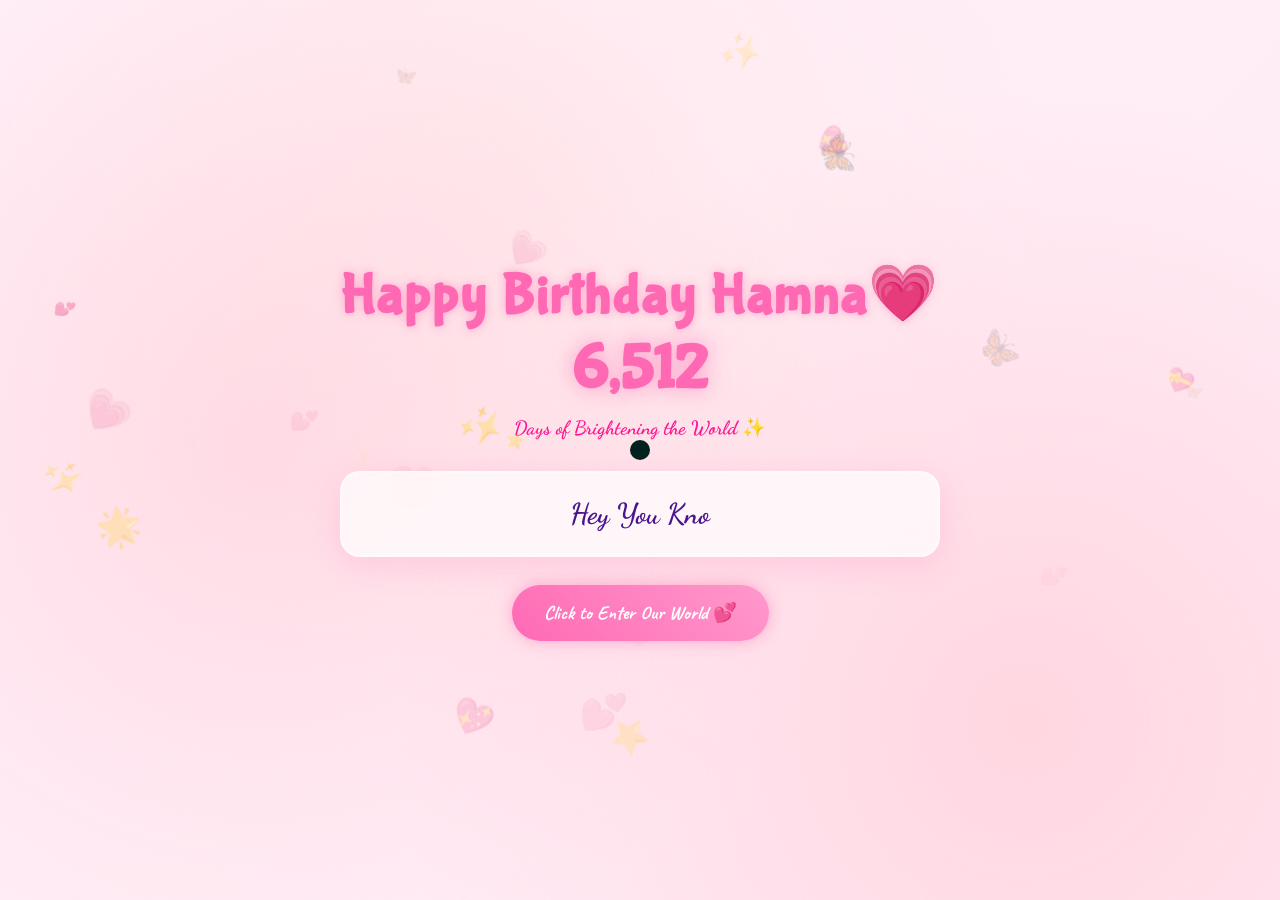
<file: index.html>
<!DOCTYPE html>
<html lang="en">
<head>
    <meta charset="UTF-8">
    <meta name="viewport" content="width=device-width, initial-scale=1.0">
    <title>Happy Birthday</title>
    <script src="https://cdnjs.cloudflare.com/ajax/libs/gsap/3.12.2/gsap.min.js"></script>
    <link rel="stylesheet" href="style.css">
    <link rel="preconnect" href="https://fonts.googleapis.com">
    <link rel="preconnect" href="https://fonts.gstatic.com" crossorigin>
    <link href="https://fonts.googleapis.com/css2?family=Bubblegum+Sans&family=Dancing+Script:wght@700&family=Caveat:wght@700&display=swap" rel="stylesheet">
    
</head>
<body>
    <div class="background-overlay"></div>
    <div class="cursor"></div>
    <div class="container">
        <h1>Happy Birthday Hamna💗</h1>
        <div class="days-counter">
            <span class="days-number" id="daysCount">0</span>
            <span class="days-text">Days of Brightening the World ✨</span>
        </div>
        <div class="greeting"></div>
        <button class="cta-button">Click to Enter Our World 💕</button>
    </div>

    <script src="script.js">
        
    </script>
</body>
</html>
</file>
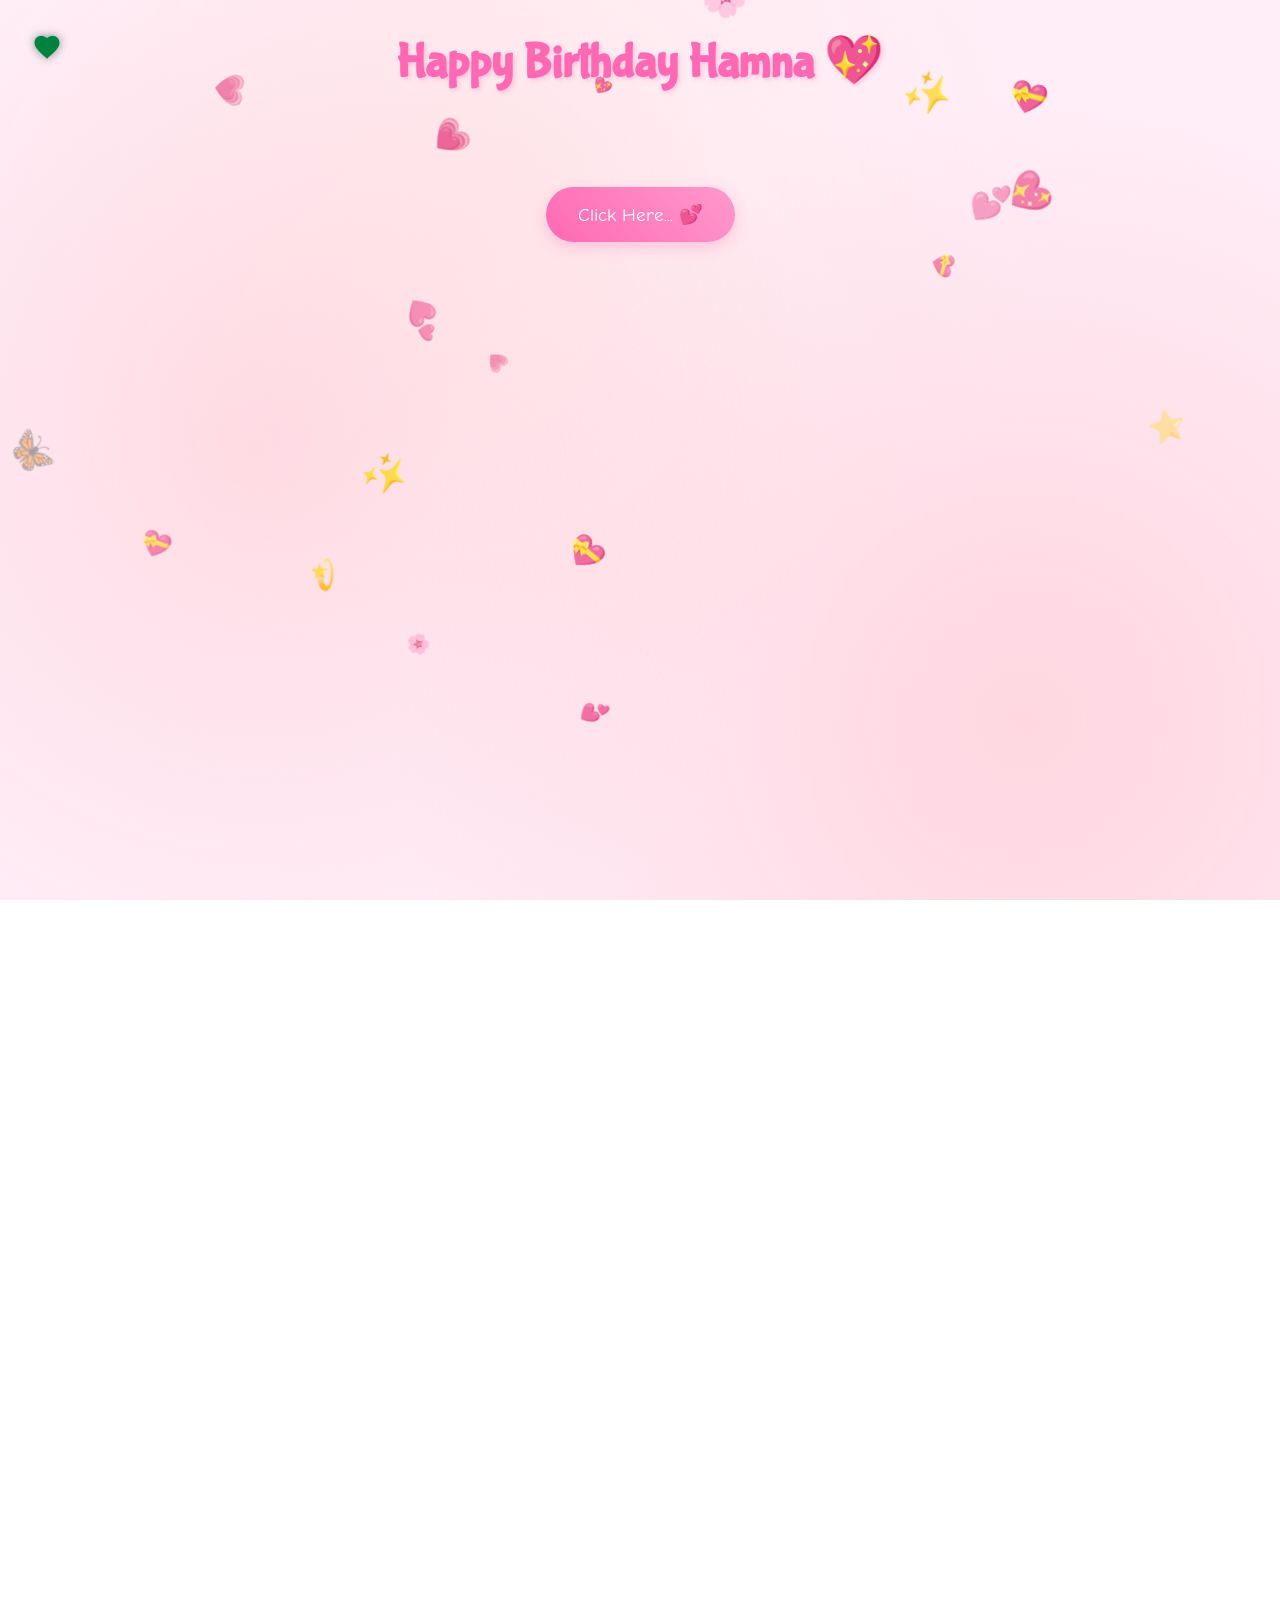
<file: cause.html>
<!DOCTYPE html>
<html lang="en">
<head>
    <meta charset="UTF-8">
    <meta name="viewport" content="width=device-width, initial-scale=1.0">
    <title>Why You're My Best Friend! 💖</title>
    <script src="https://cdnjs.cloudflare.com/ajax/libs/gsap/3.12.2/gsap.min.js"></script>
    <link rel="stylesheet" href="./cause.css?v=2">
    <style>
        html, body {
            touch-action: pan-y;
            -webkit-overflow-scrolling: touch;
        }
    </style>
</head>
<body>
    <audio id="bgMusic" loop autoplay>
        <source src="aud.mp3" type="audio/mpeg">
    </audio>
    <div class="background-overlay"></div>
    <div class="custom-cursor">
        <svg viewBox="0 0 24 24">
            <path fill="#ff69b4" d="M12 21.35l-1.45-1.32C5.4 15.36 2 12.28 2 8.5 2 5.42 4.42 3 7.5 3c1.74 0 3.41.81 4.5 2.09C13.09 3.81 14.76 3 16.5 3 19.58 3 22 5.42 22 8.5c0 3.78-3.4 6.86-8.55 11.54L12 21.35z"/>
        </svg>
    </div>

    <div class="container">
        <h1>Happy Birthday Hamna 💖</h1>
        
        <div id="reasons-container"></div>
        
        <button class="shuffle-button">Click Here... 💕</button>
        <div class="reason-counter"></div>

        <div class="ending-section">
            <div class="teddy-hug">
                <img src="./d1.jpg" alt="Teddy Hug">
            </div>
            <div class="ending-text">You're the BESTEST ! 💖</div>
        </div>
    </div>

    <script src="cause.js?v=2">
       
    </script>
</body>
</html>
</file>
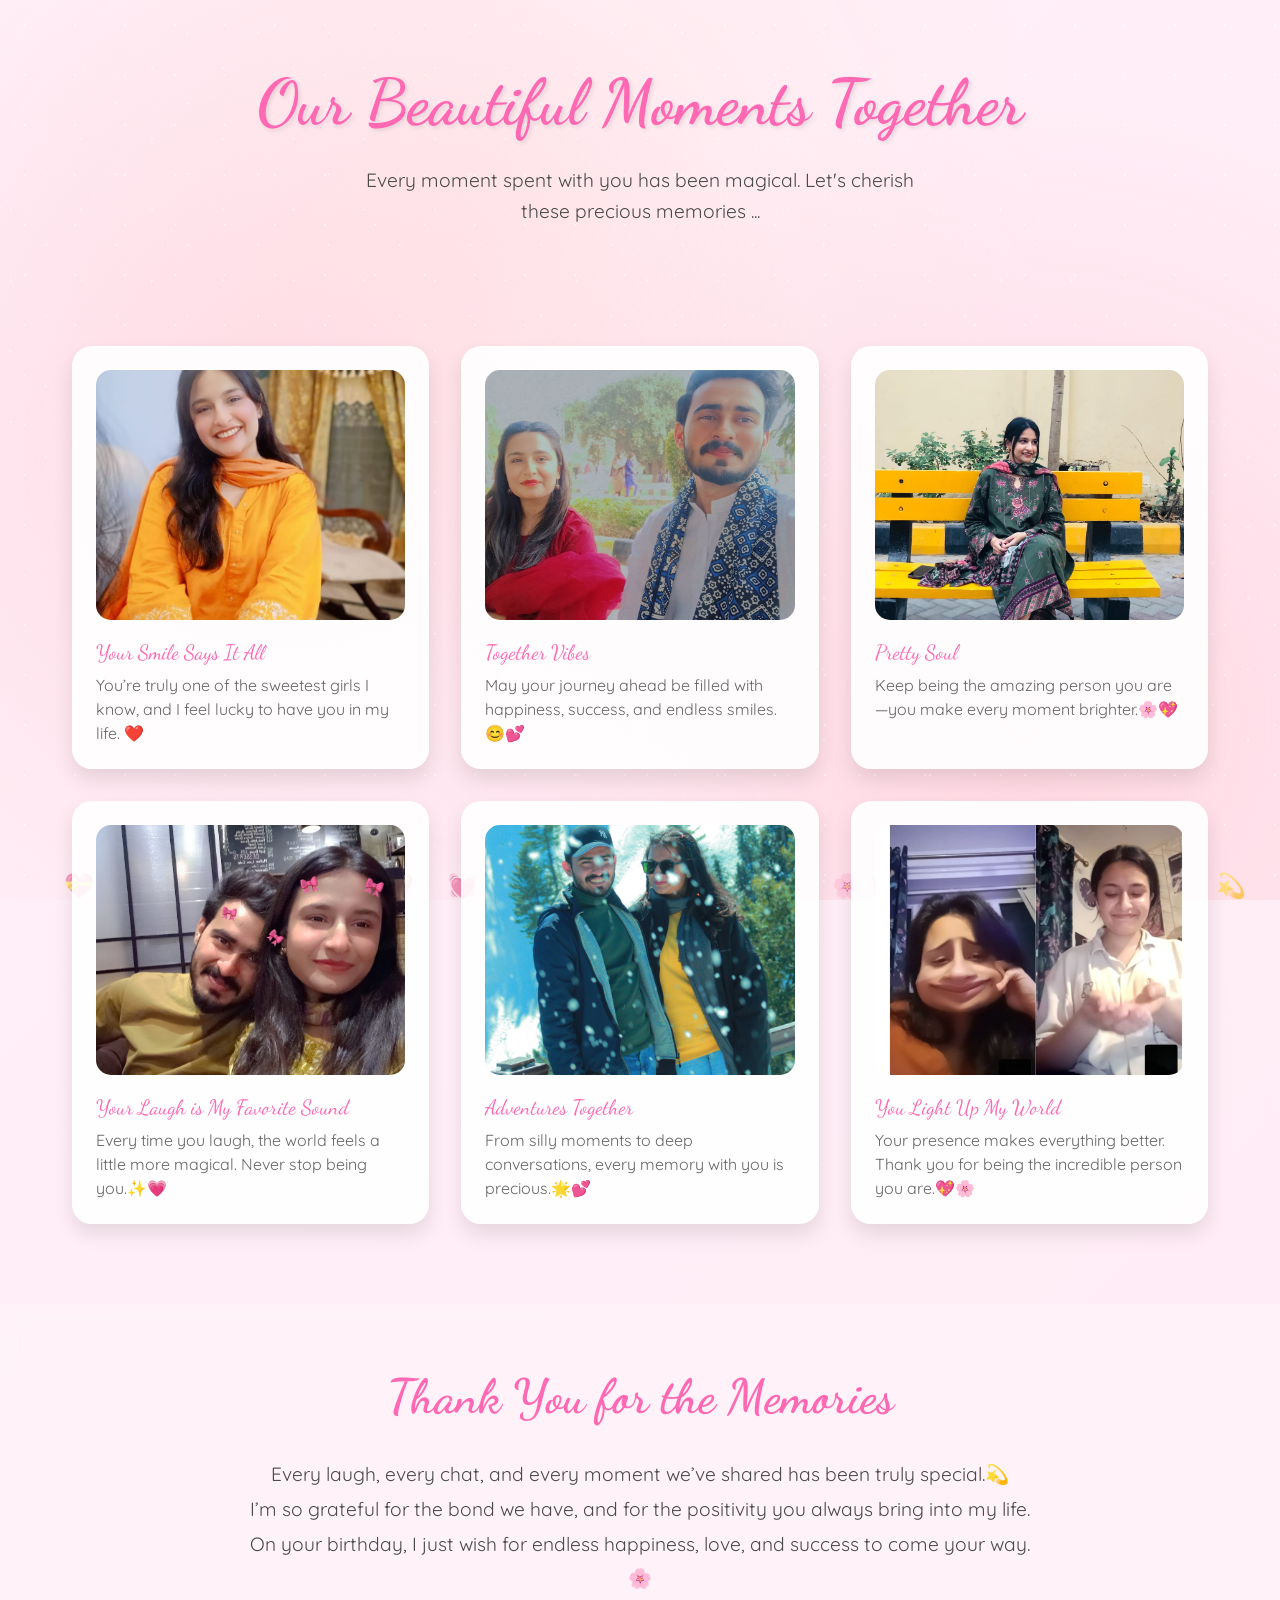
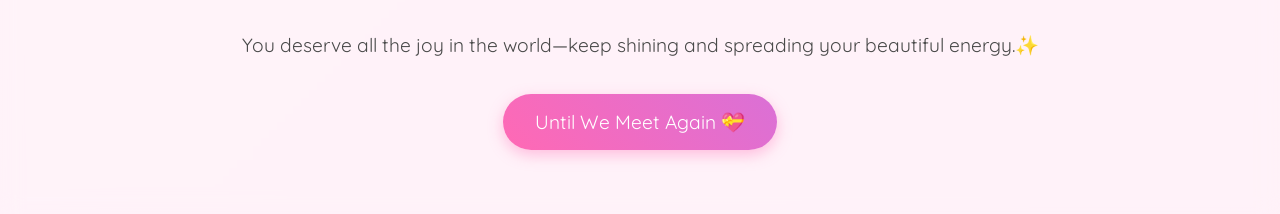
<file: last.html>
<!DOCTYPE html>
<html lang="en">

<head>
    <meta charset="UTF-8">
    <meta name="viewport" content="width=device-width, initial-scale=1.0">
    <title>Our Beautiful Memories ✨</title>
    <style>
        @import url('https://fonts.googleapis.com/css2?family=Dancing+Script:wght@700&family=Quicksand:wght@300;400;500;600&display=swap');

        * {
            margin: 0;
            padding: 0;
            box-sizing: border-box;
        }

        body {
            min-height: 100vh;
            background: linear-gradient(-45deg, #ffb3d9, #ffc9e3, #ffd6ed, #ffe0f0, #ffebf5, #fff0f8);
            background-size: 600% 600%;
            animation: gradientFlow 8s ease infinite;
            font-family: 'Quicksand', sans-serif;
            overflow-x: hidden;
            color: #4a4a4a;
            position: relative;
        }

        .background-overlay {
            position: fixed;
            top: 0;
            left: 0;
            width: 100%;
            height: 100%;
            background: radial-gradient(circle at 20% 50%, rgba(255, 192, 203, 0.4) 0%, transparent 50%),
                        radial-gradient(circle at 80% 80%, rgba(255, 182, 193, 0.4) 0%, transparent 50%),
                        radial-gradient(circle at 40% 20%, rgba(255, 228, 225, 0.4) 0%, transparent 50%);
            animation: moveBackground 15s ease infinite;
            z-index: 0;
            pointer-events: none;
        }

        @keyframes moveBackground {
            0%, 100% { transform: translate(0, 0) scale(1); }
            33% { transform: translate(5%, 5%) scale(1.1); }
            66% { transform: translate(-5%, 3%) scale(1.05); }
        }

        @keyframes gradientFlow {
            0% {
                background-position: 0% 50%;
            }

            50% {
                background-position: 100% 50%;
            }

            100% {
                background-position: 0% 50%;
            }
        }

        /* Enhanced Sparkle Effect */
        .magic-sparkles {
            position: fixed;
            top: 0;
            left: 0;
            width: 100%;
            height: 100%;
            pointer-events: none;
            z-index: 1;
        }

        .sparkle {
            position: absolute;
            width: 6px;
            height: 6px;
            border-radius: 50%;
            background-color: white;
            animation: twinkle var(--duration, 4s) ease-in-out infinite;
            opacity: 0;
        }

        @keyframes twinkle {

            0%,
            100% {
                opacity: 0;
                transform: scale(0.5);
            }

            50% {
                opacity: 0.8;
                transform: scale(1);
            }
        }

        /* Generate 50 sparkles with different positions and animations */
        .magic-sparkles::before,
        .magic-sparkles::after {
            content: '';
            position: absolute;
            width: 100%;
            height: 100%;
            background-image: radial-gradient(circle, white 1px, transparent 1px);
            background-size: 50px 50px;
            animation: sparkleLayer 10s linear infinite;
            opacity: 0.5;
        }

        .magic-sparkles::after {
            animation-delay: -5s;
            transform: rotate(45deg);
        }

        @keyframes sparkleLayer {
            0% {
                transform: translateY(0);
            }

            100% {
                transform: translateY(-50px);
            }
        }

        /* Floating Hearts */
        .floating-hearts {
            position: fixed;
            width: 100%;
            height: 100%;
            pointer-events: none;
            z-index: 2;
        }

        .heart {
            position: absolute;
            font-size: 1.5rem;
            color: rgba(255, 105, 180, 0.6);
            animation: floatHeart var(--float-duration, 6s) ease-in-out infinite;
            animation-delay: var(--delay, 0s);
            bottom: 0;
        }

        @keyframes floatHeart {
            0% {
                transform: translate(0, 100vh) rotate(0deg);
            }

            100% {
                transform: translate(var(--translate-x, 0), -100vh) rotate(360deg);
            }
        }

        /* Welcome Section */
        .welcome {
            text-align: center;
            padding: 4rem 2rem;
            position: relative;
            z-index: 3;
        }

        .welcome h1 {
            font-family: 'Dancing Script', cursive;
            font-size: 4rem;
            color: #ff69b4;
            text-shadow: 2px 2px 4px rgba(0, 0, 0, 0.1);
            animation: fadeInScale 2s ease;
        }

        .welcome p {
            font-size: 1.2rem;
            max-width: 600px;
            margin: 1.5rem auto;
            line-height: 1.6;
            animation: fadeIn 2s ease 0.5s both;
        }

        /* Enhanced Memory Cards */
        .memory-container {
            max-width: 1200px;
            margin: 0 auto;
            padding: 2rem;
            display: grid;
            grid-template-columns: repeat(auto-fit, minmax(300px, 1fr));
            gap: 2rem;
            z-index: 3;
            position: relative;
        }

        .memory-card {
            background: rgba(255, 255, 255, 0.9);
            border-radius: 20px;
            padding: 1.5rem;
            box-shadow: 0 10px 20px rgba(0, 0, 0, 0.1);
            transition: all 0.5s cubic-bezier(0.4, 0, 0.2, 1);
            position: relative;
            overflow: hidden;
        }

        .memory-card:hover {
            transform: translateY(-10px) scale(1.02);
            box-shadow: 0 15px 30px rgba(0, 0, 0, 0.15);
        }

        .memory-card::before {
            content: '';
            position: absolute;
            top: 0;
            left: 0;
            width: 100%;
            height: 100%;
            background: linear-gradient(45deg, transparent, rgba(255, 255, 255, 0.4), transparent);
            transform: translateX(-100%);
            transition: 0.5s;
        }

        .memory-card:hover::before {
            transform: translateX(100%);
        }

        .memory-img {
            width: 100%;
            height: 250px;
            object-fit: cover;
            border-radius: 15px;
            margin-bottom: 1rem;
            transition: transform 0.5s ease;
        }

        .memory-card:hover .memory-img {
            transform: scale(1.05);
        }

        .memory-date {
            font-family: 'Dancing Script', cursive;
            color: #ff69b4;
            font-size: 1.3rem;
            margin-bottom: 0.5rem;
        }

        .memory-caption {
            font-size: 1rem;
            line-height: 1.5;
            color: #666;
        }

        /* Final Message Section */
        .final-message {
            text-align: center;
            padding: 4rem 2rem;
            background: rgba(255, 255, 255, 0.3);
            backdrop-filter: blur(10px);
            margin-top: 3rem;
            position: relative;
            z-index: 3;
        }

        .final-message h2 {
            font-family: 'Dancing Script', cursive;
            font-size: 3rem;
            color: #ff69b4;
            margin-bottom: 2rem;
            animation: heartbeat 2s infinite;
        }

        @keyframes heartbeat {

            0%,
            100% {
                transform: scale(1);
            }

            50% {
                transform: scale(1.1);
            }
        }

        .final-message p {
            font-size: 1.2rem;
            max-width: 800px;
            margin: 0 auto 2rem;
            line-height: 1.8;
        }

        .goodbye-btn {
            display: inline-block;
            padding: 1rem 2rem;
            font-size: 1.2rem;
            background: linear-gradient(45deg, #ff69b4, #da70d6);
            color: white;
            border: none;
            border-radius: 50px;
            cursor: pointer;
            text-decoration: none;
            transition: all 0.3s ease;
            box-shadow: 0 5px 15px rgba(255, 105, 180, 0.4);
            animation: float 3s infinite ease-in-out;
        }

        .goodbye-btn:hover {
            transform: translateY(-5px);
            box-shadow: 0 8px 20px rgba(255, 105, 180, 0.6);
        }

        @keyframes float {

            0%,
            100% {
                transform: translateY(0);
            }

            50% {
                transform: translateY(-10px);
            }
        }

        /* Animations */
        @keyframes fadeInScale {
            0% {
                opacity: 0;
                transform: scale(0.8);
            }

            100% {
                opacity: 1;
                transform: scale(1);
            }
        }

        @keyframes fadeIn {
            0% {
                opacity: 0;
            }

            100% {
                opacity: 1;
            }
        }

        /* Generate Hearts */
        .js-generate-hearts {
            position: fixed;
            width: 100%;
            height: 100%;
            pointer-events: none;
            z-index: 2;
        }

        /* Custom Scrollbar */
        ::-webkit-scrollbar {
            width: 12px;
        }

        ::-webkit-scrollbar-track {
            background: rgba(255, 255, 255, 0.4);
        }

        ::-webkit-scrollbar-thumb {
            background: linear-gradient(45deg, #ff69b4, #da70d6);
            border-radius: 6px;
        }

        /* Responsive Design */
        @media (max-width: 768px) {
            .welcome h1 {
                font-size: 3rem;
            }

            .memory-container {
                grid-template-columns: 1fr;
            }

            .final-message h2 {
                font-size: 2.5rem;
            }
        }
    </style>
</head>

<body>
    <audio id="bgMusic" loop autoplay>
        <source src="aud.mp3" type="audio/mpeg">
    </audio>
    <script>
        const bgMusic = document.getElementById('bgMusic');
        const savedTime = localStorage.getItem('musicTime');
        if (savedTime) {
            bgMusic.currentTime = parseFloat(savedTime);
        }
        bgMusic.volume = 1.0;
        bgMusic.play().then(() => {
            console.log('Music playing from:', bgMusic.currentTime);
        }).catch(() => {});
        
        setInterval(() => {
            if (!bgMusic.paused) {
                localStorage.setItem('musicTime', bgMusic.currentTime);
            }
        }, 100);
        
        window.addEventListener('beforeunload', () => {
            localStorage.setItem('musicTime', bgMusic.currentTime);
        });
    </script>
    <div class="background-overlay"></div>
    <div class="magic-sparkles"></div>
    <div class="floating-hearts">
        <!-- Hearts will be generated via CSS -->
        <div class="heart" style="--float-duration: 10s; --delay: 0s; --translate-x: 20px; left: 5%;">💝</div>
        <div class="heart" style="--float-duration: 11s; --delay: 0.5s; --translate-x: -30px; left: 15%;">💖</div>
        <div class="heart" style="--float-duration: 10.5s; --delay: 1s; --translate-x: 40px; left: 25%;">💗</div>
        <div class="heart" style="--float-duration: 12s; --delay: 1.5s; --translate-x: -20px; left: 35%;">💓</div>
        <div class="heart" style="--float-duration: 10s; --delay: 2s; --translate-x: 30px; left: 45%;">💕</div>
        <div class="heart" style="--float-duration: 11.5s; --delay: 2.5s; --translate-x: -40px; left: 55%;">✨</div>
        <div class="heart" style="--float-duration: 10.8s; --delay: 3s; --translate-x: 25px; left: 65%;">🌸</div>
        <div class="heart" style="--float-duration: 11.2s; --delay: 3.5s; --translate-x: -35px; left: 75%;">🦋</div>
        <div class="heart" style="--float-duration: 10.3s; --delay: 4s; --translate-x: 45px; left: 85%;">⭐</div>
        <div class="heart" style="--float-duration: 11.8s; --delay: 4.5s; --translate-x: -25px; left: 95%;">💫</div>
        <div class="heart" style="--float-duration: 10.6s; --delay: 5s; --translate-x: 35px; left: 10%;">🌟</div>
        <div class="heart" style="--float-duration: 11.3s; --delay: 5.5s; --translate-x: -15px; left: 20%;">💝</div>
        <div class="heart" style="--float-duration: 10.2s; --delay: 6s; --translate-x: 50px; left: 30%;">💖</div>
        <div class="heart" style="--float-duration: 11.6s; --delay: 6.5s; --translate-x: -45px; left: 40%;">💗</div>
        <div class="heart" style="--float-duration: 10.9s; --delay: 7s; --translate-x: 15px; left: 50%;">💓</div>
        <div class="heart" style="--float-duration: 11.1s; --delay: 7.5s; --translate-x: -10px; left: 60%;">💕</div>
        <div class="heart" style="--float-duration: 10.4s; --delay: 8s; --translate-x: 55px; left: 70%;">✨</div>
        <div class="heart" style="--float-duration: 11.4s; --delay: 8.5s; --translate-x: -50px; left: 80%;">🌸</div>
        <div class="heart" style="--float-duration: 10.7s; --delay: 9s; --translate-x: 10px; left: 90%;">🦋</div>
        <div class="heart" style="--float-duration: 11.9s; --delay: 9.5s; --translate-x: -55px; left: 8%;">⭐</div>
        <div class="heart" style="--float-duration: 10.1s; --delay: 0.2s; --translate-x: 22px; left: 18%;">💫</div>
        <div class="heart" style="--float-duration: 11.7s; --delay: 0.8s; --translate-x: -28px; left: 28%;">🌟</div>
        <div class="heart" style="--float-duration: 10.5s; --delay: 1.3s; --translate-x: 38px; left: 38%;">💝</div>
        <div class="heart" style="--float-duration: 11.2s; --delay: 1.8s; --translate-x: -32px; left: 48%;">💖</div>
        <div class="heart" style="--float-duration: 10.8s; --delay: 2.3s; --translate-x: 28px; left: 58%;">💗</div>
        <div class="heart" style="--float-duration: 11.4s; --delay: 2.8s; --translate-x: -38px; left: 68%;">💓</div>
        <div class="heart" style="--float-duration: 10.3s; --delay: 3.3s; --translate-x: 42px; left: 78%;">💕</div>
        <div class="heart" style="--float-duration: 11.6s; --delay: 3.8s; --translate-x: -22px; left: 88%;">✨</div>
        <div class="heart" style="--float-duration: 10.9s; --delay: 4.3s; --translate-x: 32px; left: 12%;">🌸</div>
        <div class="heart" style="--float-duration: 11.1s; --delay: 4.8s; --translate-x: -42px; left: 22%;">🦋</div>
    </div>

    <section class="welcome">
        <h1>Our Beautiful Moments Together</h1>
        <p>Every moment spent with you has been magical. Let's cherish these precious memories ...</p>
    </section>

    <div class="memory-container">
        <div class="memory-card">
            <img src="./d1.jpg" alt="First Date" class="memory-img">
            <div class="memory-date">Your Smile Says It All</div>
            <div class="memory-caption">You’re truly one of the sweetest girls I know, and I feel lucky to have you in my life.
❤️</div>
        </div>
        <div class="memory-card">
            <img src="./d2.jpg" alt="Beach Day" class="memory-img">
            <div class="memory-date">Together Vibes</div>
            <div class="memory-caption">May your journey ahead be filled with happiness, success, and endless
                smiles.😊💕</div>
        </div>
        <div class="memory-card">
            <img src="./d3.jpg" alt="Movie Night" class="memory-img">
            <div class="memory-date">Pretty Soul</div>
            <div class="memory-caption">Keep being the amazing person you are—you make every moment brighter.🌸💖</div>
        </div>
        <div class="memory-card">
            <img src="./d4.jpg" alt="Beautiful Moment" class="memory-img">
            <div class="memory-date">Your Laugh is My Favorite Sound</div>
            <div class="memory-caption">Every time you laugh, the world feels a little more magical. Never stop being you.✨💗</div>
        </div>
        <div class="memory-card">
            <img src="./d5.jpg" alt="Special Times" class="memory-img">
            <div class="memory-date">Adventures Together</div>
            <div class="memory-caption">From silly moments to deep conversations, every memory with you is precious.🌟💕</div>
        </div>
        <div class="memory-card">
            <img src="./d6.jpg" alt="Sweet Memory" class="memory-img">
            <div class="memory-date">You Light Up My World</div>
            <div class="memory-caption">Your presence makes everything better. Thank you for being the incredible person you are.💖🌸</div>
        </div>

    </div>

    <section class="final-message">
        <h2>Thank You for the Memories</h2>
        <p>Every laugh, every chat, and every moment we’ve shared has been truly special.💫<br>
            I’m so grateful for the bond we have, and for the positivity you always bring into my life.<br>
            On your birthday, I just wish for endless happiness, love, and success to come your way.🌸</p>
        <p>You deserve all the joy in the world—keep shining and spreading your beautiful energy.✨</p>
        <a href="#" class="goodbye-btn">Until We Meet Again 💝</a>
    </section>
</body>

</html>
</file>
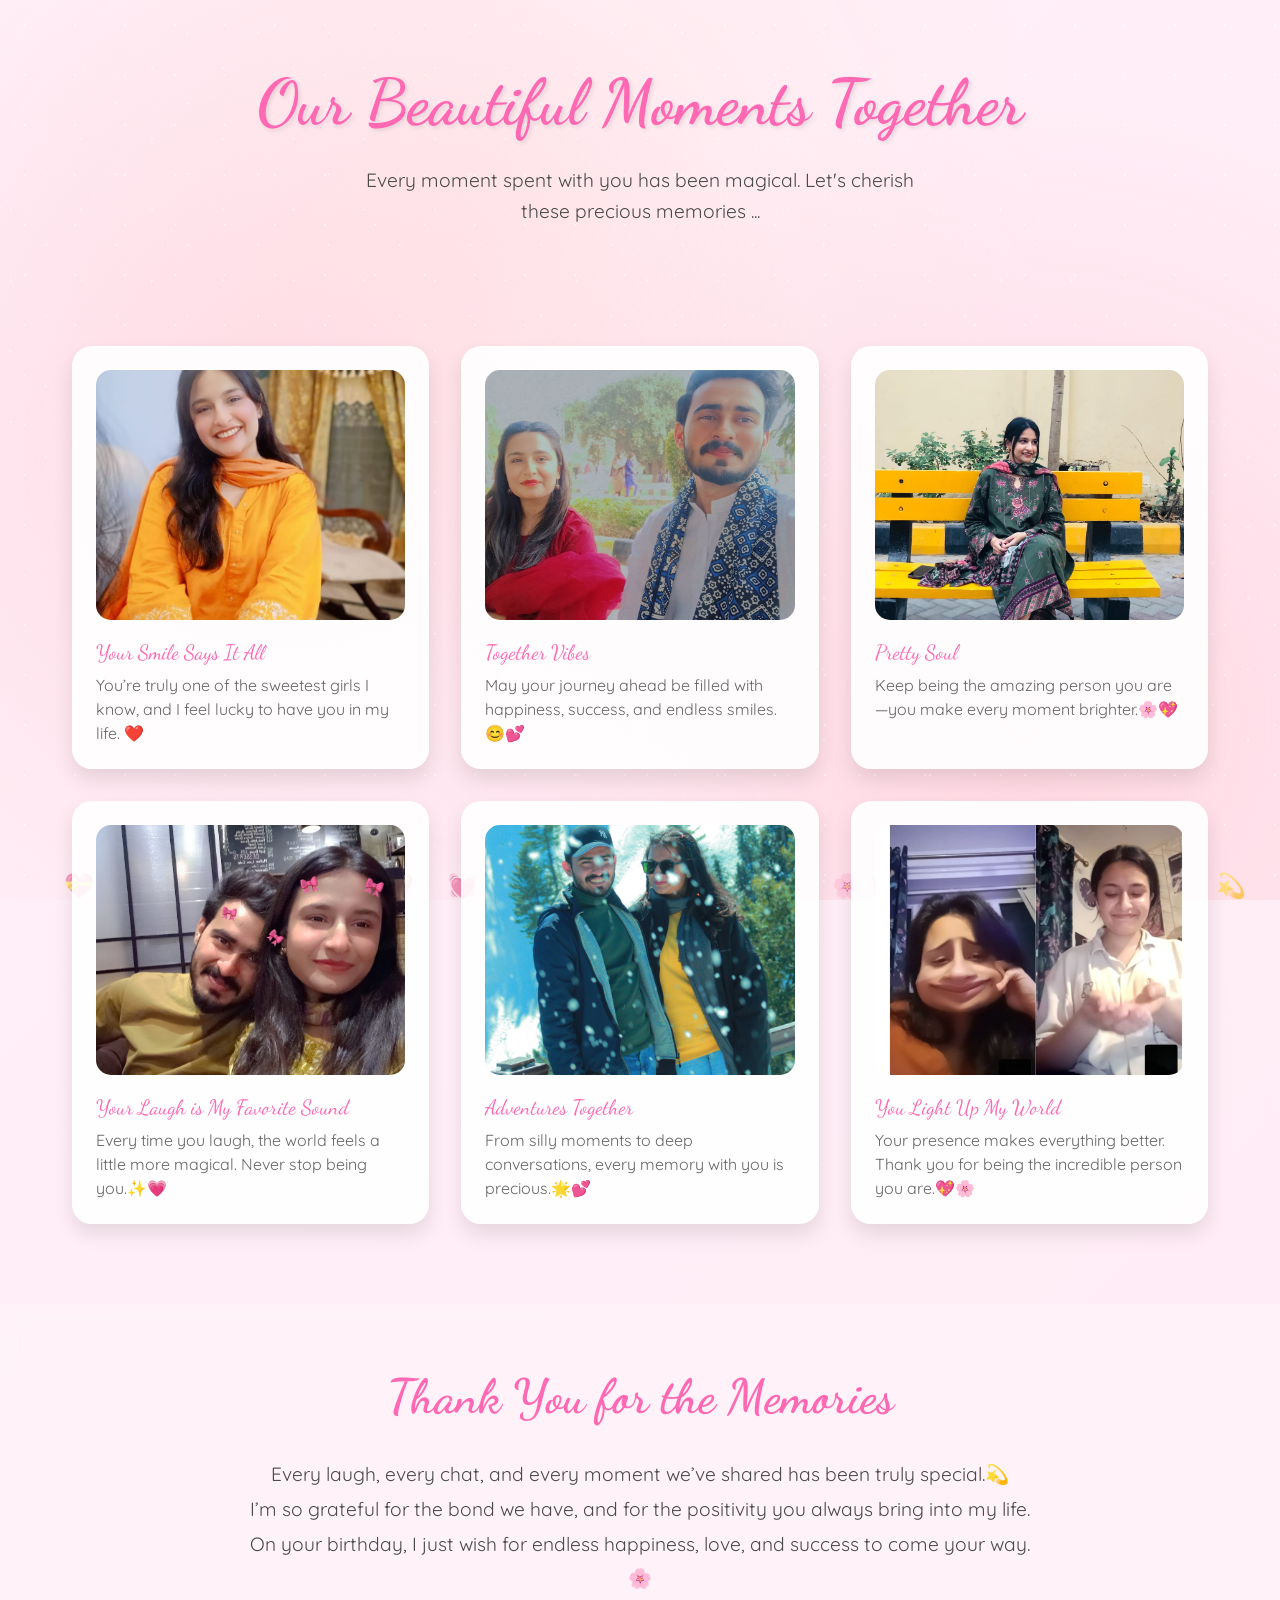
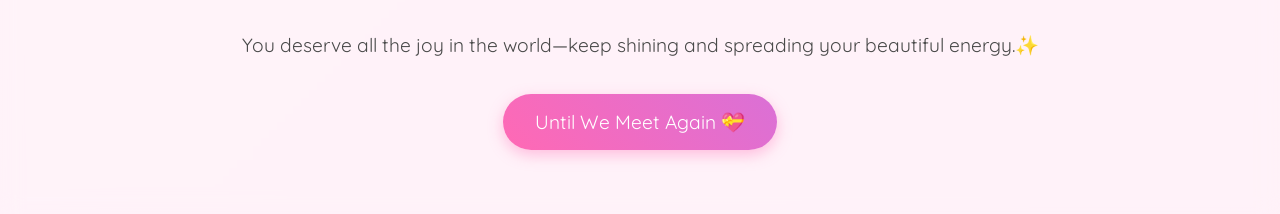
<file: memories.html>
<!DOCTYPE html>
<html lang="en">

<head>
    <meta charset="UTF-8">
    <meta name="viewport" content="width=device-width, initial-scale=1.0">
    <title>Our Beautiful Memories ✨</title>
    <style>
        @import url('https://fonts.googleapis.com/css2?family=Dancing+Script:wght@700&family=Quicksand:wght@300;400;500;600&display=swap');

        * {
            margin: 0;
            padding: 0;
            box-sizing: border-box;
        }

        body {
            min-height: 100vh;
            background: linear-gradient(-45deg, #ffb3d9, #ffc9e3, #ffd6ed, #ffe0f0, #ffebf5, #fff0f8);
            background-size: 600% 600%;
            animation: gradientFlow 8s ease infinite;
            font-family: 'Quicksand', sans-serif;
            overflow-x: hidden;
            color: #4a4a4a;
            position: relative;
        }

        .background-overlay {
            position: fixed;
            top: 0;
            left: 0;
            width: 100%;
            height: 100%;
            background: radial-gradient(circle at 20% 50%, rgba(255, 192, 203, 0.4) 0%, transparent 50%),
                        radial-gradient(circle at 80% 80%, rgba(255, 182, 193, 0.4) 0%, transparent 50%),
                        radial-gradient(circle at 40% 20%, rgba(255, 228, 225, 0.4) 0%, transparent 50%);
            animation: moveBackground 15s ease infinite;
            z-index: 0;
            pointer-events: none;
        }

        @keyframes moveBackground {
            0%, 100% { transform: translate(0, 0) scale(1); }
            33% { transform: translate(5%, 5%) scale(1.1); }
            66% { transform: translate(-5%, 3%) scale(1.05); }
        }

        @keyframes gradientFlow {
            0% {
                background-position: 0% 50%;
            }

            50% {
                background-position: 100% 50%;
            }

            100% {
                background-position: 0% 50%;
            }
        }

        /* Enhanced Sparkle Effect */
        .magic-sparkles {
            position: fixed;
            top: 0;
            left: 0;
            width: 100%;
            height: 100%;
            pointer-events: none;
            z-index: 1;
        }

        .sparkle {
            position: absolute;
            width: 6px;
            height: 6px;
            border-radius: 50%;
            background-color: white;
            animation: twinkle var(--duration, 4s) ease-in-out infinite;
            opacity: 0;
        }

        @keyframes twinkle {

            0%,
            100% {
                opacity: 0;
                transform: scale(0.5);
            }

            50% {
                opacity: 0.8;
                transform: scale(1);
            }
        }

        /* Generate 50 sparkles with different positions and animations */
        .magic-sparkles::before,
        .magic-sparkles::after {
            content: '';
            position: absolute;
            width: 100%;
            height: 100%;
            background-image: radial-gradient(circle, white 1px, transparent 1px);
            background-size: 50px 50px;
            animation: sparkleLayer 10s linear infinite;
            opacity: 0.5;
        }

        .magic-sparkles::after {
            animation-delay: -5s;
            transform: rotate(45deg);
        }

        @keyframes sparkleLayer {
            0% {
                transform: translateY(0);
            }

            100% {
                transform: translateY(-50px);
            }
        }

        /* Floating Hearts */
        .floating-hearts {
            position: fixed;
            width: 100%;
            height: 100%;
            pointer-events: none;
            z-index: 2;
        }

        .heart {
            position: absolute;
            font-size: 1.5rem;
            color: rgba(255, 105, 180, 0.6);
            animation: floatHeart var(--float-duration, 6s) ease-in-out infinite;
            animation-delay: var(--delay, 0s);
            bottom: 0;
        }

        @keyframes floatHeart {
            0% {
                transform: translate(0, 100vh) rotate(0deg);
            }

            100% {
                transform: translate(var(--translate-x, 0), -100vh) rotate(360deg);
            }
        }

        /* Welcome Section */
        .welcome {
            text-align: center;
            padding: 4rem 2rem;
            position: relative;
            z-index: 3;
        }

        .welcome h1 {
            font-family: 'Dancing Script', cursive;
            font-size: 4rem;
            color: #ff69b4;
            text-shadow: 2px 2px 4px rgba(0, 0, 0, 0.1);
            animation: fadeInScale 2s ease;
        }

        .welcome p {
            font-size: 1.2rem;
            max-width: 600px;
            margin: 1.5rem auto;
            line-height: 1.6;
            animation: fadeIn 2s ease 0.5s both;
        }

        /* Enhanced Memory Cards */
        .memory-container {
            max-width: 1200px;
            margin: 0 auto;
            padding: 2rem;
            display: grid;
            grid-template-columns: repeat(auto-fit, minmax(300px, 1fr));
            gap: 2rem;
            z-index: 3;
            position: relative;
        }

        .memory-card {
            background: rgba(255, 255, 255, 0.9);
            border-radius: 20px;
            padding: 1.5rem;
            box-shadow: 0 10px 20px rgba(0, 0, 0, 0.1);
            transition: all 0.5s cubic-bezier(0.4, 0, 0.2, 1);
            position: relative;
            overflow: hidden;
        }

        .memory-card:hover {
            transform: translateY(-10px) scale(1.02);
            box-shadow: 0 15px 30px rgba(0, 0, 0, 0.15);
        }

        .memory-card::before {
            content: '';
            position: absolute;
            top: 0;
            left: 0;
            width: 100%;
            height: 100%;
            background: linear-gradient(45deg, transparent, rgba(255, 255, 255, 0.4), transparent);
            transform: translateX(-100%);
            transition: 0.5s;
        }

        .memory-card:hover::before {
            transform: translateX(100%);
        }

        .memory-img {
            width: 100%;
            height: 250px;
            object-fit: cover;
            border-radius: 15px;
            margin-bottom: 1rem;
            transition: transform 0.5s ease;
        }

        .memory-card:hover .memory-img {
            transform: scale(1.05);
        }

        .memory-date {
            font-family: 'Dancing Script', cursive;
            color: #ff69b4;
            font-size: 1.3rem;
            margin-bottom: 0.5rem;
        }

        .memory-caption {
            font-size: 1rem;
            line-height: 1.5;
            color: #666;
        }

        /* Final Message Section */
        .final-message {
            text-align: center;
            padding: 4rem 2rem;
            background: rgba(255, 255, 255, 0.3);
            backdrop-filter: blur(10px);
            margin-top: 3rem;
            position: relative;
            z-index: 3;
        }

        .final-message h2 {
            font-family: 'Dancing Script', cursive;
            font-size: 3rem;
            color: #ff69b4;
            margin-bottom: 2rem;
            animation: heartbeat 2s infinite;
        }

        @keyframes heartbeat {

            0%,
            100% {
                transform: scale(1);
            }

            50% {
                transform: scale(1.1);
            }
        }

        .final-message p {
            font-size: 1.2rem;
            max-width: 800px;
            margin: 0 auto 2rem;
            line-height: 1.8;
        }

        .goodbye-btn {
            display: inline-block;
            padding: 1rem 2rem;
            font-size: 1.2rem;
            background: linear-gradient(45deg, #ff69b4, #da70d6);
            color: white;
            border: none;
            border-radius: 50px;
            cursor: pointer;
            text-decoration: none;
            transition: all 0.3s ease;
            box-shadow: 0 5px 15px rgba(255, 105, 180, 0.4);
            animation: float 3s infinite ease-in-out;
        }

        .goodbye-btn:hover {
            transform: translateY(-5px);
            box-shadow: 0 8px 20px rgba(255, 105, 180, 0.6);
        }

        @keyframes float {

            0%,
            100% {
                transform: translateY(0);
            }

            50% {
                transform: translateY(-10px);
            }
        }

        /* Animations */
        @keyframes fadeInScale {
            0% {
                opacity: 0;
                transform: scale(0.8);
            }

            100% {
                opacity: 1;
                transform: scale(1);
            }
        }

        @keyframes fadeIn {
            0% {
                opacity: 0;
            }

            100% {
                opacity: 1;
            }
        }

        /* Generate Hearts */
        .js-generate-hearts {
            position: fixed;
            width: 100%;
            height: 100%;
            pointer-events: none;
            z-index: 2;
        }

        /* Custom Scrollbar */
        ::-webkit-scrollbar {
            width: 12px;
        }

        ::-webkit-scrollbar-track {
            background: rgba(255, 255, 255, 0.4);
        }

        ::-webkit-scrollbar-thumb {
            background: linear-gradient(45deg, #ff69b4, #da70d6);
            border-radius: 6px;
        }

        /* Responsive Design */
        @media (max-width: 768px) {
            .welcome h1 {
                font-size: 3rem;
            }

            .memory-container {
                grid-template-columns: 1fr;
            }

            .final-message h2 {
                font-size: 2.5rem;
            }
        }
    </style>
</head>

<body>
    <div class="background-overlay"></div>
    <div class="magic-sparkles"></div>
    <div class="floating-hearts">
        <!-- Hearts will be generated via CSS -->
        <div class="heart" style="--float-duration: 10s; --delay: 0s; --translate-x: 20px; left: 5%;">💝</div>
        <div class="heart" style="--float-duration: 11s; --delay: 0.5s; --translate-x: -30px; left: 15%;">💖</div>
        <div class="heart" style="--float-duration: 10.5s; --delay: 1s; --translate-x: 40px; left: 25%;">💗</div>
        <div class="heart" style="--float-duration: 12s; --delay: 1.5s; --translate-x: -20px; left: 35%;">💓</div>
        <div class="heart" style="--float-duration: 10s; --delay: 2s; --translate-x: 30px; left: 45%;">💕</div>
        <div class="heart" style="--float-duration: 11.5s; --delay: 2.5s; --translate-x: -40px; left: 55%;">✨</div>
        <div class="heart" style="--float-duration: 10.8s; --delay: 3s; --translate-x: 25px; left: 65%;">🌸</div>
        <div class="heart" style="--float-duration: 11.2s; --delay: 3.5s; --translate-x: -35px; left: 75%;">🦋</div>
        <div class="heart" style="--float-duration: 10.3s; --delay: 4s; --translate-x: 45px; left: 85%;">⭐</div>
        <div class="heart" style="--float-duration: 11.8s; --delay: 4.5s; --translate-x: -25px; left: 95%;">💫</div>
        <div class="heart" style="--float-duration: 10.6s; --delay: 5s; --translate-x: 35px; left: 10%;">🌟</div>
        <div class="heart" style="--float-duration: 11.3s; --delay: 5.5s; --translate-x: -15px; left: 20%;">💝</div>
        <div class="heart" style="--float-duration: 10.2s; --delay: 6s; --translate-x: 50px; left: 30%;">💖</div>
        <div class="heart" style="--float-duration: 11.6s; --delay: 6.5s; --translate-x: -45px; left: 40%;">💗</div>
        <div class="heart" style="--float-duration: 10.9s; --delay: 7s; --translate-x: 15px; left: 50%;">💓</div>
        <div class="heart" style="--float-duration: 11.1s; --delay: 7.5s; --translate-x: -10px; left: 60%;">💕</div>
        <div class="heart" style="--float-duration: 10.4s; --delay: 8s; --translate-x: 55px; left: 70%;">✨</div>
        <div class="heart" style="--float-duration: 11.4s; --delay: 8.5s; --translate-x: -50px; left: 80%;">🌸</div>
        <div class="heart" style="--float-duration: 10.7s; --delay: 9s; --translate-x: 10px; left: 90%;">🦋</div>
        <div class="heart" style="--float-duration: 11.9s; --delay: 9.5s; --translate-x: -55px; left: 8%;">⭐</div>
        <div class="heart" style="--float-duration: 10.1s; --delay: 0.2s; --translate-x: 22px; left: 18%;">💫</div>
        <div class="heart" style="--float-duration: 11.7s; --delay: 0.8s; --translate-x: -28px; left: 28%;">🌟</div>
        <div class="heart" style="--float-duration: 10.5s; --delay: 1.3s; --translate-x: 38px; left: 38%;">💝</div>
        <div class="heart" style="--float-duration: 11.2s; --delay: 1.8s; --translate-x: -32px; left: 48%;">💖</div>
        <div class="heart" style="--float-duration: 10.8s; --delay: 2.3s; --translate-x: 28px; left: 58%;">💗</div>
        <div class="heart" style="--float-duration: 11.4s; --delay: 2.8s; --translate-x: -38px; left: 68%;">💓</div>
        <div class="heart" style="--float-duration: 10.3s; --delay: 3.3s; --translate-x: 42px; left: 78%;">💕</div>
        <div class="heart" style="--float-duration: 11.6s; --delay: 3.8s; --translate-x: -22px; left: 88%;">✨</div>
        <div class="heart" style="--float-duration: 10.9s; --delay: 4.3s; --translate-x: 32px; left: 12%;">🌸</div>
        <div class="heart" style="--float-duration: 11.1s; --delay: 4.8s; --translate-x: -42px; left: 22%;">🦋</div>
    </div>

    <section class="welcome">
        <h1>Our Beautiful Moments Together</h1>
        <p>Every moment spent with you has been magical. Let's cherish these precious memories ...</p>
    </section>

    <div class="memory-container">
        <div class="memory-card">
            <img src="./d1.jpg" alt="First Date" class="memory-img">
            <div class="memory-date">Your Smile Says It All</div>
            <div class="memory-caption">You’re truly one of the sweetest girls I know, and I feel lucky to have you in my life.
❤️</div>
        </div>
        <div class="memory-card">
            <img src="./d2.jpg" alt="Beach Day" class="memory-img">
            <div class="memory-date">Together Vibes</div>
            <div class="memory-caption">May your journey ahead be filled with happiness, success, and endless
                smiles.😊💕</div>
        </div>
        <div class="memory-card">
            <img src="./d3.jpg" alt="Movie Night" class="memory-img">
            <div class="memory-date">Pretty Soul</div>
            <div class="memory-caption">Keep being the amazing person you are—you make every moment brighter.🌸💖</div>
        </div>
        <div class="memory-card">
            <img src="./d4.jpg" alt="Beautiful Moment" class="memory-img">
            <div class="memory-date">Your Laugh is My Favorite Sound</div>
            <div class="memory-caption">Every time you laugh, the world feels a little more magical. Never stop being you.✨💗</div>
        </div>
        <div class="memory-card">
            <img src="./d5.jpg" alt="Special Times" class="memory-img">
            <div class="memory-date">Adventures Together</div>
            <div class="memory-caption">From silly moments to deep conversations, every memory with you is precious.🌟💕</div>
        </div>
        <div class="memory-card">
            <img src="./d6.jpg" alt="Sweet Memory" class="memory-img">
            <div class="memory-date">You Light Up My World</div>
            <div class="memory-caption">Your presence makes everything better. Thank you for being the incredible person you are.💖🌸</div>
        </div>

    </div>

    <section class="final-message">
        <h2>Thank You for the Memories</h2>
        <p>Every laugh, every chat, and every moment we’ve shared has been truly special.💫<br>
            I’m so grateful for the bond we have, and for the positivity you always bring into my life.<br>
            On your birthday, I just wish for endless happiness, love, and success to come your way.🌸</p>
        <p>You deserve all the joy in the world—keep shining and spreading your beautiful energy.✨</p>
        <a href="#" class="goodbye-btn">Until We Meet Again 💝</a>
    </section>
</body>

</html>
</file>
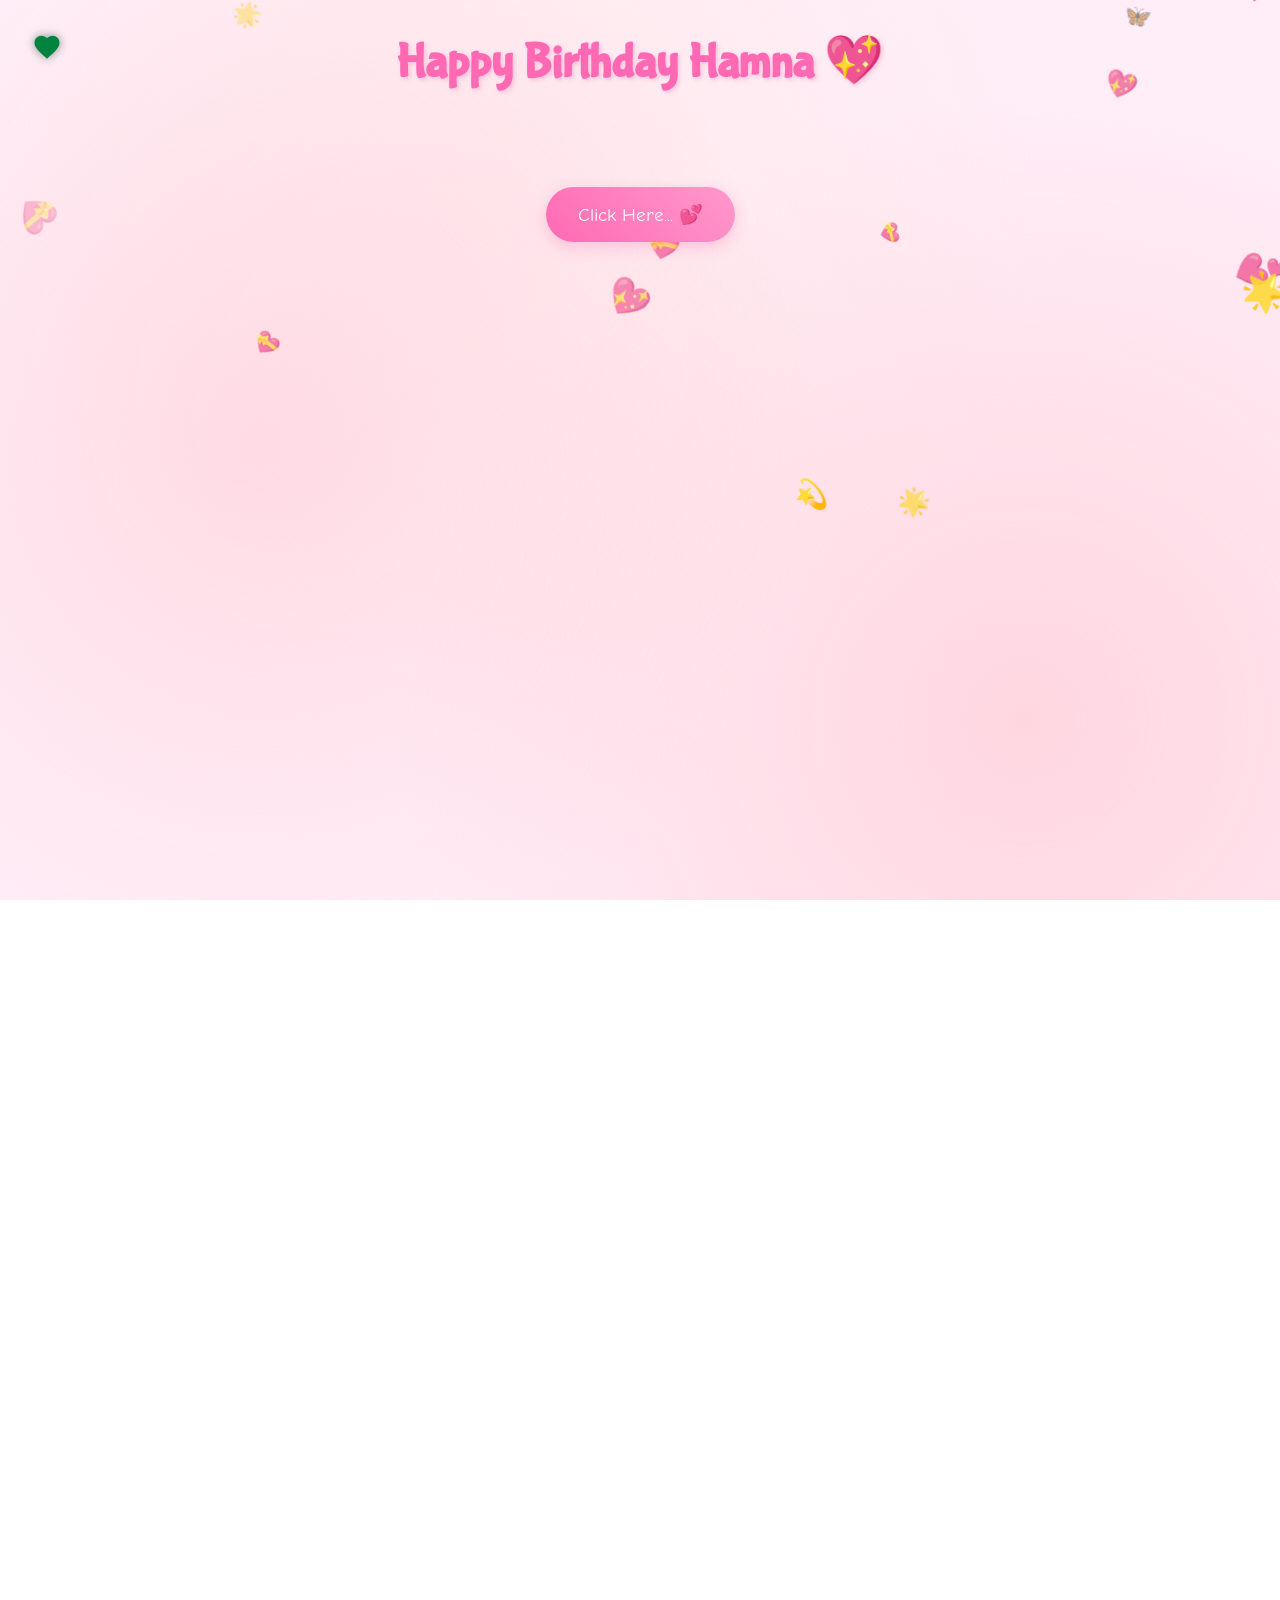
<file: wishes.html>
<!DOCTYPE html>
<html lang="en">
<head>
    <meta charset="UTF-8">
    <meta name="viewport" content="width=device-width, initial-scale=1.0">
    <title>Birthday Wishes 💖</title>
    <script src="https://cdnjs.cloudflare.com/ajax/libs/gsap/3.12.2/gsap.min.js"></script>
    <link rel="stylesheet" href="./wishes.css?v=3">
    <style>
        html, body {
            touch-action: pan-y;
            -webkit-overflow-scrolling: touch;
        }
    </style>
</head>
<body>
    <div class="background-overlay"></div>
    <div class="custom-cursor">
        <svg viewBox="0 0 24 24">
            <path fill="#ff69b4" d="M12 21.35l-1.45-1.32C5.4 15.36 2 12.28 2 8.5 2 5.42 4.42 3 7.5 3c1.74 0 3.41.81 4.5 2.09C13.09 3.81 14.76 3 16.5 3 19.58 3 22 5.42 22 8.5c0 3.78-3.4 6.86-8.55 11.54L12 21.35z"/>
        </svg>
    </div>

    <div class="container">
        <h1>Happy Birthday Hamna 💖</h1>
        
        <div id="reasons-container"></div>
        
        <button class="shuffle-button">Click Here... 💕</button>
        <div class="reason-counter"></div>

        <div class="ending-section">
            <div class="teddy-hug">
                <img src="./d1.jpg" alt="Teddy Hug">
            </div>
            <div class="ending-text">You're the BESTEST ! 💖</div>
        </div>
    </div>

    <script src="wishes.js?v=3">
       
    </script>
</body>
</html>
</file>
<file: style.css>
* {
    margin: 0;
    padding: 0;
    box-sizing: border-box;
    cursor: none;
}

body {
    min-height: 100vh;
    display: flex;
    flex-direction: column;
    align-items: center;
    justify-content: center;
    background: linear-gradient(-45deg, #ffb3d9, #ffc9e3, #ffd6ed, #ffe0f0, #ffebf5, #fff0f8);
    background-size: 600% 600%;
    animation: gradientBG 8s ease infinite;
    font-family: 'Arial Rounded MT Bold', Arial, sans-serif;
    overflow: hidden;
    position: relative;
    height: 100vh;
}

.background-overlay {
    position: fixed;
    top: 0;
    left: 0;
    width: 100%;
    height: 100%;
    background: radial-gradient(circle at 20% 50%, rgba(255, 192, 203, 0.4) 0%, transparent 50%),
                radial-gradient(circle at 80% 80%, rgba(255, 182, 193, 0.4) 0%, transparent 50%),
                radial-gradient(circle at 40% 20%, rgba(255, 228, 225, 0.4) 0%, transparent 50%);
    animation: moveBackground 15s ease infinite;
    z-index: 0;
}

@keyframes moveBackground {
    0%, 100% { transform: translate(0, 0) scale(1); }
    33% { transform: translate(5%, 5%) scale(1.1); }
    66% { transform: translate(-5%, 3%) scale(1.05); }
}

.cursor {
    width: 20px;
    height: 20px;
    background: pink;
    border-radius: 50%;
    position: fixed;
    pointer-events: none;
    mix-blend-mode: difference;
    transition: transform 0.2s;
}

.container {
    text-align: center;
    z-index: 1;
}

h1 {
    font-size: 3.5rem;
    color: #ff69b4;
    text-shadow: 0 0 10px rgba(255, 105, 180, 0.5);
    margin-bottom: 1.5rem;
    opacity: 0;
    font-family: 'Bubblegum Sans', cursive;
    letter-spacing: 2px;
}

.days-counter {
    display: flex;
    flex-direction: column;
    align-items: center;
    margin-bottom: 2rem;
    opacity: 0;
}

.days-number {
    font-size: 4rem;
    font-weight: bold;
    color: #ff69b4;
    text-shadow: 0 0 20px rgba(255, 105, 180, 0.6);
    font-family: 'Bubblegum Sans', cursive;
    animation: numberPulse 2s ease-in-out infinite;
}

.days-text {
    font-size: 1.2rem;
    color: #ff1493;
    font-family: 'Dancing Script', cursive;
    font-weight: 700;
    margin-top: 0.5rem;
}

@keyframes numberPulse {
    0%, 100% { transform: scale(1); }
    50% { transform: scale(1.05); }
}

.greeting {
    font-size: 1.5rem;
    color: #4a148c;
    margin-bottom: 3rem;
    min-height: 2em;
    font-family: 'Dancing Script', cursive;
    font-weight: 700;
    background: rgba(255, 255, 255, 0.7);
    backdrop-filter: blur(10px);
    padding: 1.5rem 2rem;
    border-radius: 20px;
    box-shadow: 0 8px 32px rgba(255, 105, 180, 0.2);
    border: 2px solid rgba(255, 255, 255, 0.4);
}

.cta-button {
    padding: 1rem 2rem;
    font-size: 1.2rem;
    background: linear-gradient(45deg, #ff69b4, #ff99cc);
    border: none;
    border-radius: 50px;
    color: white;
    cursor: pointer;
    box-shadow: 0 0 15px rgba(255, 105, 180, 0.5);
    transition: transform 0.3s, box-shadow 0.3s;
    opacity: 0;
    font-family: 'Caveat', cursive;
    font-weight: 700;
    position: relative;
}

.cta-button:hover {
    transform: scale(1.1);
    box-shadow: 0 0 40px rgba(255, 105, 180, 0.9),
                0 0 60px rgba(255, 105, 180, 0.7),
                0 0 80px rgba(255, 105, 180, 0.5),
                inset 0 0 20px rgba(255, 255, 255, 0.5);
    text-shadow: 0 0 10px rgba(255, 255, 255, 0.8);
    animation: neonPulse 1.5s ease-in-out infinite;
}

@keyframes neonPulse {
    0%, 100% {
        box-shadow: 0 0 40px rgba(255, 105, 180, 0.9),
                    0 0 60px rgba(255, 105, 180, 0.7),
                    0 0 80px rgba(255, 105, 180, 0.5);
    }
    50% {
        box-shadow: 0 0 50px rgba(255, 105, 180, 1),
                    0 0 70px rgba(255, 105, 180, 0.8),
                    0 0 100px rgba(255, 105, 180, 0.6);
    }
}

.floating {
    position: fixed;
    pointer-events: none;
    opacity: 0;
    z-index: 0;
}

@keyframes gradientBG {
    0% { background-position: 0% 50%; }
    50% { background-position: 100% 50%; }
    100% { background-position: 0% 50%; }
}

@media (max-width: 768px) {
    h1 { font-size: 2rem; }
    .greeting { font-size: 1.2rem; }
    .cta-button { font-size: 1rem; }
}
</file>
<file: cause.css>
@import url('https://fonts.googleapis.com/css2?family=Bubblegum+Sans&family=Comic+Neue:wght@700&family=Quicksand:wght@500&display=swap');

* {
    margin: 0;
    padding: 0;
    box-sizing: border-box;
}

html {
    height: 100%;
    overflow-y: auto;
    -webkit-overflow-scrolling: touch;
}

body {
    min-height: 100vh;
    height: auto;
    background: linear-gradient(-45deg, #ffb3d9, #ffc9e3, #ffd6ed, #ffe0f0, #ffebf5, #fff0f8);
    background-size: 600% 600%;
    background-attachment: fixed;
    animation: gradientBG 8s ease infinite;
    font-family: 'Quicksand', sans-serif;
    overflow-x: hidden;
    overflow-y: visible;
    padding: 2rem;
    position: relative;
}

.background-overlay {
    position: fixed;
    top: 0;
    left: 0;
    width: 100%;
    height: 100%;
    background: radial-gradient(circle at 20% 50%, rgba(255, 192, 203, 0.4) 0%, transparent 50%),
                radial-gradient(circle at 80% 80%, rgba(255, 182, 193, 0.4) 0%, transparent 50%),
                radial-gradient(circle at 40% 20%, rgba(255, 228, 225, 0.4) 0%, transparent 50%);
    animation: moveBackground 15s ease infinite;
    z-index: 0;
    pointer-events: none;
}

@keyframes moveBackground {
    0%, 100% { transform: translate(0, 0) scale(1); }
    33% { transform: translate(5%, 5%) scale(1.1); }
    66% { transform: translate(-5%, 3%) scale(1.05); }
}

.custom-cursor {
    width: 30px;
    height: 30px;
    position: fixed;
    pointer-events: none;
    z-index: 9999;
    mix-blend-mode: difference;
    transition: transform 0.1s;
}

@media (pointer: coarse) {
    .custom-cursor {
        display: none;
    }
    * {
        cursor: auto !important;
    }
}

.custom-cursor svg {
    width: 100%;
    height: 100%;
    filter: drop-shadow(0 0 5px rgba(255, 182, 193, 0.5));
}

.container {
    max-width: 1200px;
    margin: 0 auto;
    text-align: center;
    position: relative;
    z-index: 1;
    padding-bottom: 4rem;
    min-height: auto;
}

#reasons-container {
    display: flex;
    flex-direction: column;
    gap: 1rem;
    margin-bottom: 2rem;
}

h1 {
    font-family: 'Bubblegum Sans', cursive;
    font-size: 3rem;
    color: #ff69b4;
    text-shadow: 2px 2px 4px rgba(255, 105, 180, 0.3);
    margin-bottom: 2rem;
    animation: bounce 1s ease infinite;
}

.reason-card {
    background: rgba(255, 255, 255, 0.9);
    border-radius: 20px;
    padding: 2rem;
    margin: 1.5rem;
    box-shadow: 0 5px 15px rgba(0, 0, 0, 0.1);
    transition: transform 0.3s, box-shadow 0.3s;
    cursor: pointer;
    position: relative;
    overflow: hidden;
}

.reason-card:hover {
    transform: translateY(-5px);
    box-shadow: 0 8px 25px rgba(255, 105, 180, 0.2);
}

.reason-text {
    font-size: 1.2rem;
    margin-bottom: 1rem;
    position: relative;
    z-index: 2;
}

.gif-overlay {
    position: absolute;
    top: 0;
    left: 0;
    width: 100%;
    height: 100%;
    background: rgba(255, 255, 255, 0.95);
    display: flex;
    align-items: center;
    justify-content: center;
    opacity: 0;
    transition: opacity 0.3s;
    z-index: 1;
}

.reason-card:hover .gif-overlay {
    opacity: 1;
}

.shuffle-button {
    background: linear-gradient(45deg, #ff69b4, #ff99cc);
    border: none;
    border-radius: 50px;
    padding: 1rem 2rem;
    font-size: 1.2rem;
    color: white;
    margin: 2rem 0;
    cursor: pointer;
    transition: transform 0.3s;
    font-family: 'Comic Neue', cursive;
    box-shadow: 0 5px 15px rgba(255, 105, 180, 0.3);
}

.shuffle-button:hover {
    transform: scale(1.1);
}

.floating {
    position: fixed;
    pointer-events: none;
    animation: float 3s ease-in-out infinite;
    z-index: 0;
}

.ending-section {
    margin-top: 4rem;
    padding: 2rem;
    text-align: center;
    margin-bottom: 2rem;
}

.ending-text {
    font-family: 'Bubblegum Sans', cursive;
    font-size: 2rem;
    color: #ff69b4;
    margin-bottom: 2rem;
    opacity: 0;
    transform: translateY(20px);
}

.teddy-hug {
    width: 200px;
    margin: 0 auto;
    transform: scale(0);
}

@keyframes gradientBG {
    0% { background-position: 0% 50%; }
    50% { background-position: 100% 50%; }
    100% { background-position: 0% 50%; }
}

@keyframes float {
    0%, 100% { transform: translateY(0); }
    50% { transform: translateY(-20px); }
}

@keyframes bounce {
    0%, 100% { transform: translateY(0); }
    50% { transform: translateY(-10px); }
}

@media (max-width: 768px) {
    h1 { font-size: 2rem; }
    .reason-card { margin: 1rem; }
    .reason-text { font-size: 1rem; }
}
.shuffle-button {
    background: linear-gradient(45deg, #ff69b4, #ff99cc);
    border: none;
    border-radius: 50px;
    padding: 1rem 2rem;
    font-size: 1.2rem;
    color: white;
    margin: 2rem 0;
    cursor: pointer;
    transition: transform 0.3s, box-shadow 0.3s;
    font-family: 'Comic Neue', cursive;
    box-shadow: 0 5px 15px rgba(255, 105, 180, 0.3);
    position: relative;
    z-index: 100;
}

.shuffle-button.story-mode {
    background: linear-gradient(45deg, #9b6dff, #ff6dc7);
    transform: scale(1.1);
}

.shuffle-button:hover {
    transform: scale(1.1);
    box-shadow: 0 0 40px rgba(255, 105, 180, 0.9),
                0 0 60px rgba(255, 105, 180, 0.7),
                0 0 80px rgba(255, 105, 180, 0.5),
                inset 0 0 20px rgba(255, 255, 255, 0.5);
    text-shadow: 0 0 10px rgba(255, 255, 255, 0.8);
    animation: neonPulse 1.5s ease-in-out infinite;
}

.shuffle-button.story-mode:hover {
    transform: scale(1.2);
    box-shadow: 0 0 40px rgba(155, 109, 255, 0.9),
                0 0 60px rgba(155, 109, 255, 0.7),
                0 0 80px rgba(155, 109, 255, 0.5);
    animation: neonPulseStory 1.5s ease-in-out infinite;
}

@keyframes neonPulse {
    0%, 100% {
        box-shadow: 0 0 40px rgba(255, 105, 180, 0.9),
                    0 0 60px rgba(255, 105, 180, 0.7),
                    0 0 80px rgba(255, 105, 180, 0.5);
    }
    50% {
        box-shadow: 0 0 50px rgba(255, 105, 180, 1),
                    0 0 70px rgba(255, 105, 180, 0.8),
                    0 0 100px rgba(255, 105, 180, 0.6);
    }
}

@keyframes neonPulseStory {
    0%, 100% {
        box-shadow: 0 0 40px rgba(155, 109, 255, 0.9),
                    0 0 60px rgba(155, 109, 255, 0.7),
                    0 0 80px rgba(155, 109, 255, 0.5);
    }
    50% {
        box-shadow: 0 0 50px rgba(155, 109, 255, 1),
                    0 0 70px rgba(155, 109, 255, 0.8),
                    0 0 100px rgba(155, 109, 255, 0.6);
    }
}

.reason-counter {
    font-size: 0.9rem;
    color: #ff69b4;
    margin-top: 1rem;
    opacity: 0.7;
}
</file>
<file: wishes.css>
@import url('https://fonts.googleapis.com/css2?family=Bubblegum+Sans&family=Comic+Neue:wght@700&family=Quicksand:wght@500&display=swap');

* {
    margin: 0;
    padding: 0;
    box-sizing: border-box;
}

html {
    height: 100%;
    overflow-y: auto;
    -webkit-overflow-scrolling: touch;
}

body {
    min-height: 100vh;
    height: auto;
    background: linear-gradient(-45deg, #ffb3d9, #ffc9e3, #ffd6ed, #ffe0f0, #ffebf5, #fff0f8);
    background-size: 600% 600%;
    background-attachment: fixed;
    animation: gradientBG 8s ease infinite;
    font-family: 'Quicksand', sans-serif;
    overflow-x: hidden;
    overflow-y: visible;
    padding: 2rem;
    position: relative;
}

.background-overlay {
    position: fixed;
    top: 0;
    left: 0;
    width: 100%;
    height: 100%;
    background: radial-gradient(circle at 20% 50%, rgba(255, 192, 203, 0.4) 0%, transparent 50%),
                radial-gradient(circle at 80% 80%, rgba(255, 182, 193, 0.4) 0%, transparent 50%),
                radial-gradient(circle at 40% 20%, rgba(255, 228, 225, 0.4) 0%, transparent 50%);
    animation: moveBackground 15s ease infinite;
    z-index: 0;
    pointer-events: none;
}

@keyframes moveBackground {
    0%, 100% { transform: translate(0, 0) scale(1); }
    33% { transform: translate(5%, 5%) scale(1.1); }
    66% { transform: translate(-5%, 3%) scale(1.05); }
}

.custom-cursor {
    width: 30px;
    height: 30px;
    position: fixed;
    pointer-events: none;
    z-index: 9999;
    mix-blend-mode: difference;
    transition: transform 0.1s;
}

@media (pointer: coarse) {
    .custom-cursor {
        display: none;
    }
    * {
        cursor: auto !important;
    }
}

.custom-cursor svg {
    width: 100%;
    height: 100%;
    filter: drop-shadow(0 0 5px rgba(255, 182, 193, 0.5));
}

.container {
    max-width: 1200px;
    margin: 0 auto;
    text-align: center;
    position: relative;
    z-index: 1;
    padding-bottom: 4rem;
    min-height: auto;
}

#reasons-container {
    display: flex;
    flex-direction: column;
    gap: 1rem;
    margin-bottom: 2rem;
}

h1 {
    font-family: 'Bubblegum Sans', cursive;
    font-size: 3rem;
    color: #ff69b4;
    text-shadow: 2px 2px 4px rgba(255, 105, 180, 0.3);
    margin-bottom: 2rem;
    animation: bounce 1s ease infinite;
}

.reason-card {
    background: rgba(255, 255, 255, 0.9);
    border-radius: 20px;
    padding: 2rem;
    margin: 1.5rem;
    box-shadow: 0 5px 15px rgba(0, 0, 0, 0.1);
    transition: transform 0.3s, box-shadow 0.3s;
    cursor: pointer;
    position: relative;
    overflow: hidden;
}

.reason-card:hover {
    transform: translateY(-5px);
    box-shadow: 0 8px 25px rgba(255, 105, 180, 0.2);
}

.reason-text {
    font-size: 1.2rem;
    margin-bottom: 1rem;
    position: relative;
    z-index: 2;
}

.gif-overlay {
    position: absolute;
    top: 0;
    left: 0;
    width: 100%;
    height: 100%;
    background: rgba(255, 255, 255, 0.95);
    display: flex;
    align-items: center;
    justify-content: center;
    opacity: 0;
    transition: opacity 0.3s;
    z-index: 1;
}

.reason-card:hover .gif-overlay {
    opacity: 1;
}

.shuffle-button {
    background: linear-gradient(45deg, #ff69b4, #ff99cc);
    border: none;
    border-radius: 50px;
    padding: 1rem 2rem;
    font-size: 1.2rem;
    color: white;
    margin: 2rem 0;
    cursor: pointer;
    transition: transform 0.3s;
    font-family: 'Comic Neue', cursive;
    box-shadow: 0 5px 15px rgba(255, 105, 180, 0.3);
}

.shuffle-button:hover {
    transform: scale(1.1);
}

.floating {
    position: fixed;
    pointer-events: none;
    animation: float 3s ease-in-out infinite;
    z-index: 0;
}

.ending-section {
    margin-top: 4rem;
    padding: 2rem;
    text-align: center;
    margin-bottom: 2rem;
}

.ending-text {
    font-family: 'Bubblegum Sans', cursive;
    font-size: 2rem;
    color: #ff69b4;
    margin-bottom: 2rem;
    opacity: 0;
    transform: translateY(20px);
}

.teddy-hug {
    width: 200px;
    margin: 0 auto;
    transform: scale(0);
}

@keyframes gradientBG {
    0% { background-position: 0% 50%; }
    50% { background-position: 100% 50%; }
    100% { background-position: 0% 50%; }
}

@keyframes float {
    0%, 100% { transform: translateY(0); }
    50% { transform: translateY(-20px); }
}

@keyframes bounce {
    0%, 100% { transform: translateY(0); }
    50% { transform: translateY(-10px); }
}

@media (max-width: 768px) {
    h1 { font-size: 2rem; }
    .reason-card { margin: 1rem; }
    .reason-text { font-size: 1rem; }
}
.shuffle-button {
    background: linear-gradient(45deg, #ff69b4, #ff99cc);
    border: none;
    border-radius: 50px;
    padding: 1rem 2rem;
    font-size: 1.2rem;
    color: white;
    margin: 2rem 0;
    cursor: pointer;
    transition: transform 0.3s, box-shadow 0.3s;
    font-family: 'Comic Neue', cursive;
    box-shadow: 0 5px 15px rgba(255, 105, 180, 0.3);
    position: relative;
    z-index: 100;
}

.shuffle-button.story-mode {
    background: linear-gradient(45deg, #9b6dff, #ff6dc7);
    transform: scale(1.1);
}

.shuffle-button:hover {
    transform: scale(1.1);
    box-shadow: 0 0 40px rgba(255, 105, 180, 0.9),
                0 0 60px rgba(255, 105, 180, 0.7),
                0 0 80px rgba(255, 105, 180, 0.5),
                inset 0 0 20px rgba(255, 255, 255, 0.5);
    text-shadow: 0 0 10px rgba(255, 255, 255, 0.8);
    animation: neonPulse 1.5s ease-in-out infinite;
}

.shuffle-button.story-mode:hover {
    transform: scale(1.2);
    box-shadow: 0 0 40px rgba(155, 109, 255, 0.9),
                0 0 60px rgba(155, 109, 255, 0.7),
                0 0 80px rgba(155, 109, 255, 0.5);
    animation: neonPulseStory 1.5s ease-in-out infinite;
}

@keyframes neonPulse {
    0%, 100% {
        box-shadow: 0 0 40px rgba(255, 105, 180, 0.9),
                    0 0 60px rgba(255, 105, 180, 0.7),
                    0 0 80px rgba(255, 105, 180, 0.5);
    }
    50% {
        box-shadow: 0 0 50px rgba(255, 105, 180, 1),
                    0 0 70px rgba(255, 105, 180, 0.8),
                    0 0 100px rgba(255, 105, 180, 0.6);
    }
}

@keyframes neonPulseStory {
    0%, 100% {
        box-shadow: 0 0 40px rgba(155, 109, 255, 0.9),
                    0 0 60px rgba(155, 109, 255, 0.7),
                    0 0 80px rgba(155, 109, 255, 0.5);
    }
    50% {
        box-shadow: 0 0 50px rgba(155, 109, 255, 1),
                    0 0 70px rgba(155, 109, 255, 0.8),
                    0 0 100px rgba(155, 109, 255, 0.6);
    }
}

.reason-counter {
    font-size: 0.9rem;
    color: #ff69b4;
    margin-top: 1rem;
    opacity: 0.7;
}
</file>
